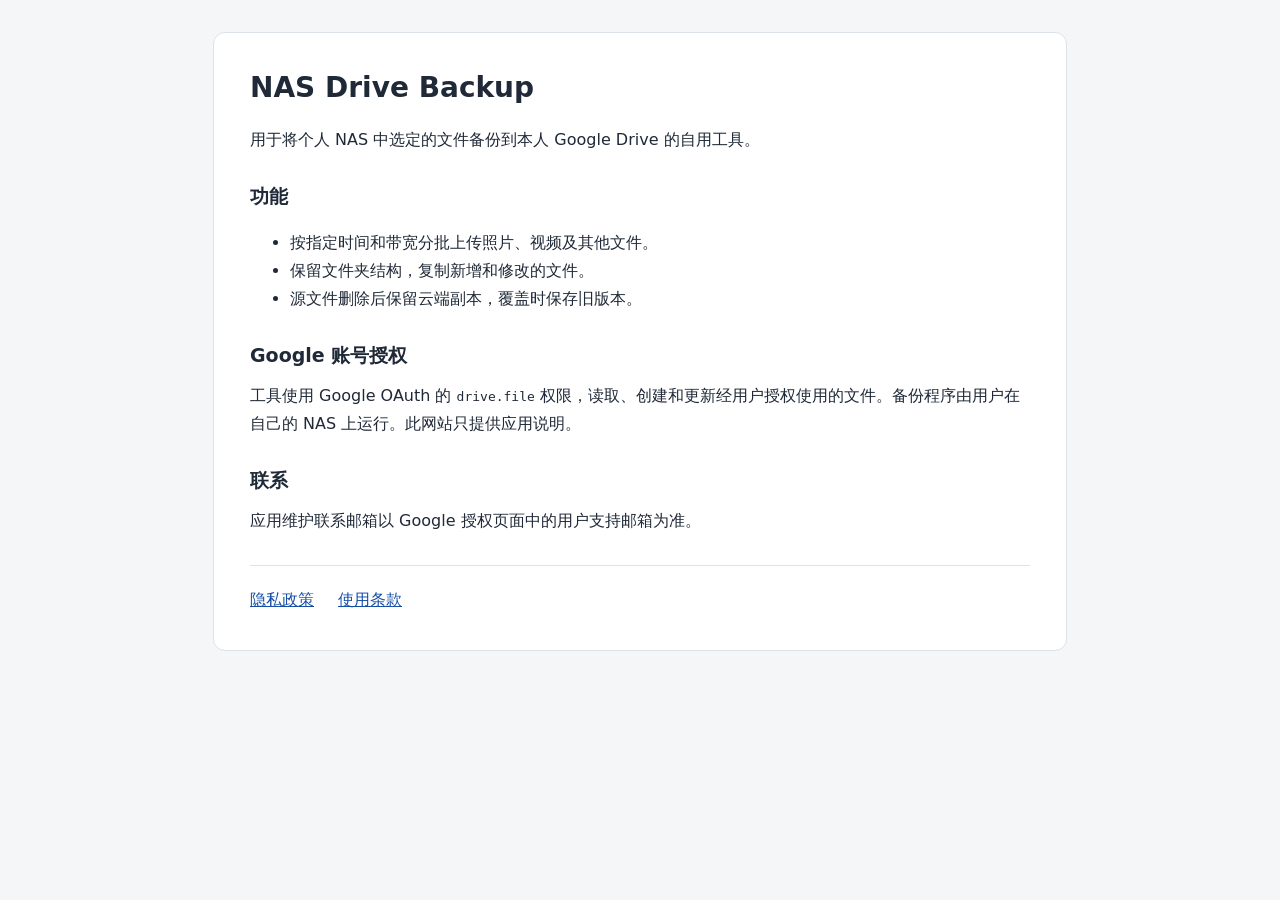
<file: index.html>
<!doctype html>
<html lang="zh-CN"><head><meta charset="utf-8"><meta name="google-site-verification" content="Hjjjz9Xd-pSiaxjyEh1940mubbuXPoI915mXsBiCi64"><meta name="viewport" content="width=device-width,initial-scale=1"><title>NAS Drive Backup</title><link rel="stylesheet" href="style.css"></head>
<body><main><h1>NAS Drive Backup</h1><p>用于将个人 NAS 中选定的文件备份到本人 Google Drive 的自用工具。</p><h2>功能</h2><ul><li>按指定时间和带宽分批上传照片、视频及其他文件。</li><li>保留文件夹结构，复制新增和修改的文件。</li><li>源文件删除后保留云端副本，覆盖时保存旧版本。</li></ul><h2>Google 账号授权</h2><p>工具使用 Google OAuth 的 <code>drive.file</code> 权限，读取、创建和更新经用户授权使用的文件。备份程序由用户在自己的 NAS 上运行。此网站只提供应用说明。</p><h2>联系</h2><p>应用维护联系邮箱以 Google 授权页面中的用户支持邮箱为准。</p><nav><a href="privacy.html">隐私政策</a><a href="terms.html">使用条款</a></nav></main></body></html>
</file>
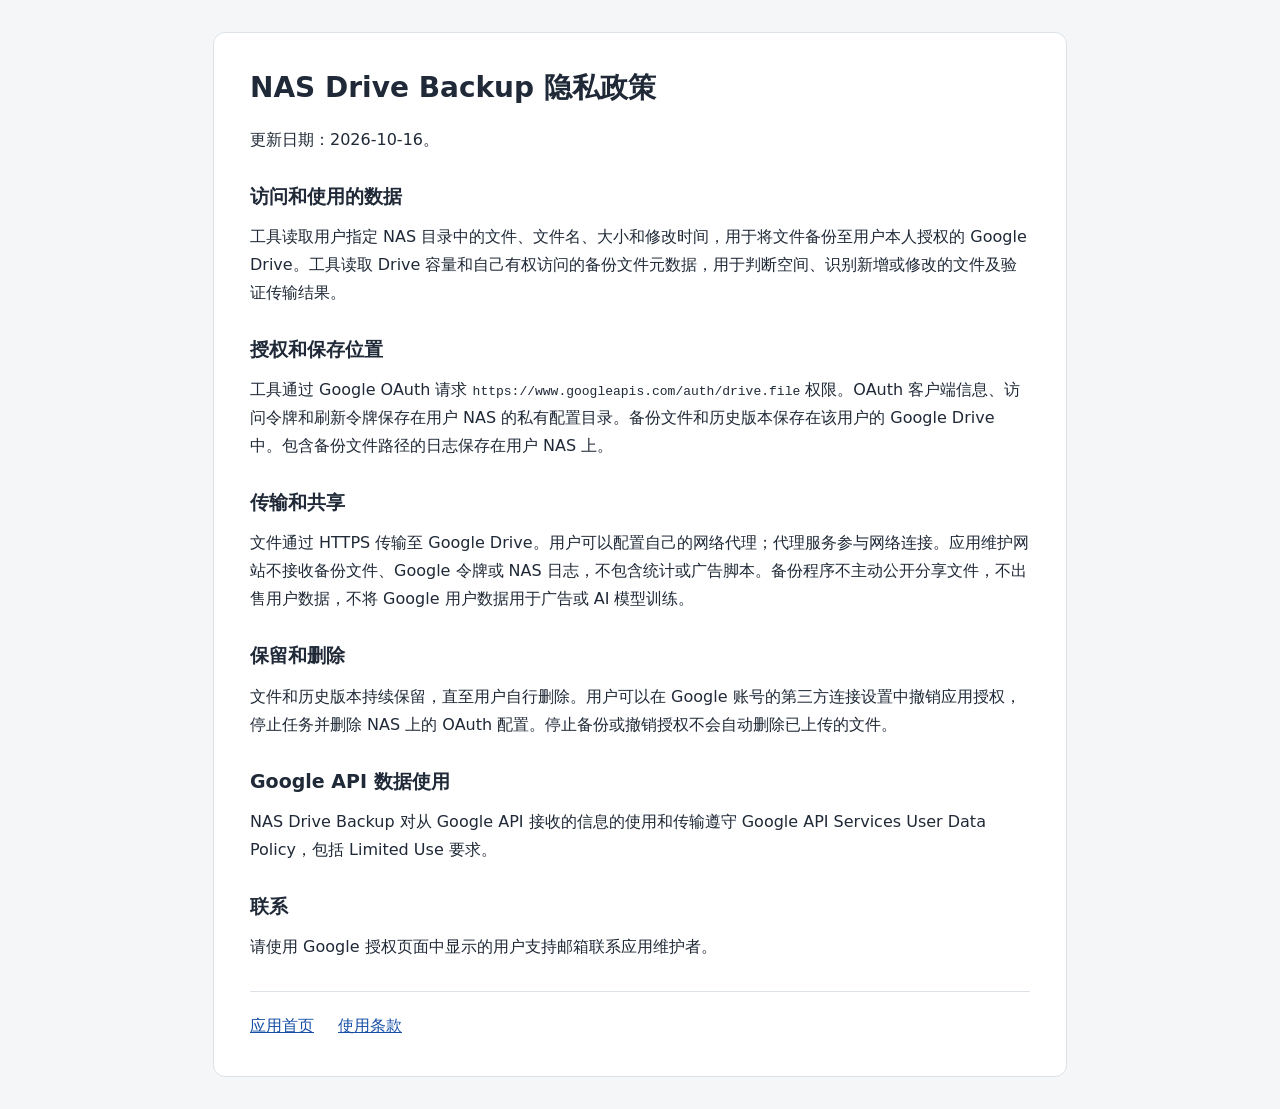
<file: privacy.html>
<!doctype html>
<html lang="zh-CN"><head><meta charset="utf-8"><meta name="viewport" content="width=device-width,initial-scale=1"><title>隐私政策 · NAS Drive Backup</title><link rel="stylesheet" href="style.css"></head>
<body><main><h1>NAS Drive Backup 隐私政策</h1><p>更新日期：2026-10-16。</p><h2>访问和使用的数据</h2><p>工具读取用户指定 NAS 目录中的文件、文件名、大小和修改时间，用于将文件备份至用户本人授权的 Google Drive。工具读取 Drive 容量和自己有权访问的备份文件元数据，用于判断空间、识别新增或修改的文件及验证传输结果。</p><h2>授权和保存位置</h2><p>工具通过 Google OAuth 请求 <code>https://www.googleapis.com/auth/drive.file</code> 权限。OAuth 客户端信息、访问令牌和刷新令牌保存在用户 NAS 的私有配置目录。备份文件和历史版本保存在该用户的 Google Drive 中。包含备份文件路径的日志保存在用户 NAS 上。</p><h2>传输和共享</h2><p>文件通过 HTTPS 传输至 Google Drive。用户可以配置自己的网络代理；代理服务参与网络连接。应用维护网站不接收备份文件、Google 令牌或 NAS 日志，不包含统计或广告脚本。备份程序不主动公开分享文件，不出售用户数据，不将 Google 用户数据用于广告或 AI 模型训练。</p><h2>保留和删除</h2><p>文件和历史版本持续保留，直至用户自行删除。用户可以在 Google 账号的第三方连接设置中撤销应用授权，停止任务并删除 NAS 上的 OAuth 配置。停止备份或撤销授权不会自动删除已上传的文件。</p><h2>Google API 数据使用</h2><p>NAS Drive Backup 对从 Google API 接收的信息的使用和传输遵守 Google API Services User Data Policy，包括 Limited Use 要求。</p><h2>联系</h2><p>请使用 Google 授权页面中显示的用户支持邮箱联系应用维护者。</p><nav><a href="index.html">应用首页</a><a href="terms.html">使用条款</a></nav></main></body></html>
</file>
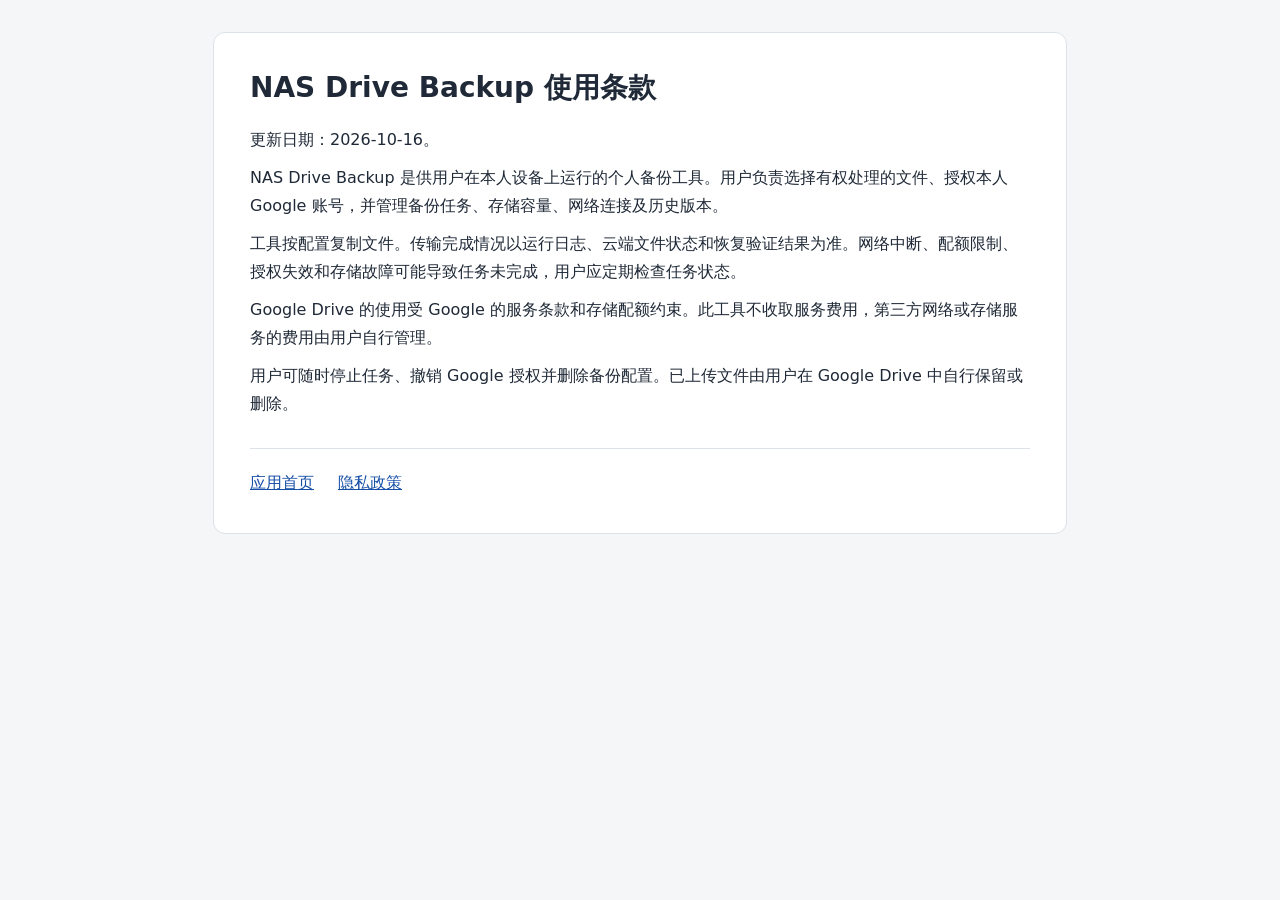
<file: terms.html>
<!doctype html>
<html lang="zh-CN"><head><meta charset="utf-8"><meta name="viewport" content="width=device-width,initial-scale=1"><title>使用条款 · NAS Drive Backup</title><link rel="stylesheet" href="style.css"></head>
<body><main><h1>NAS Drive Backup 使用条款</h1><p>更新日期：2026-10-16。</p><p>NAS Drive Backup 是供用户在本人设备上运行的个人备份工具。用户负责选择有权处理的文件、授权本人 Google 账号，并管理备份任务、存储容量、网络连接及历史版本。</p><p>工具按配置复制文件。传输完成情况以运行日志、云端文件状态和恢复验证结果为准。网络中断、配额限制、授权失效和存储故障可能导致任务未完成，用户应定期检查任务状态。</p><p>Google Drive 的使用受 Google 的服务条款和存储配额约束。此工具不收取服务费用，第三方网络或存储服务的费用由用户自行管理。</p><p>用户可随时停止任务、撤销 Google 授权并删除备份配置。已上传文件由用户在 Google Drive 中自行保留或删除。</p><nav><a href="index.html">应用首页</a><a href="privacy.html">隐私政策</a></nav></main></body></html>
</file>
<file: style.css>
:root{font-family:system-ui,-apple-system,"Segoe UI","Microsoft YaHei",sans-serif;color:#1f2937;background:#f4f6f8;line-height:1.75}body{margin:0;padding:32px 18px}main{max-width:780px;margin:auto;background:#fff;padding:36px;border:1px solid #dce2e8;border-radius:12px}h1{font-size:28px;line-height:1.35;margin-top:0}h2{font-size:19px;margin:26px 0 8px}p{margin:10px 0}a{color:#174fa6}nav{display:flex;gap:24px;flex-wrap:wrap;border-top:1px solid #dce2e8;padding-top:20px;margin-top:30px}code{overflow-wrap:anywhere}@media(max-width:540px){body{padding:12px}main{padding:22px}h1{font-size:24px}}
</file>
